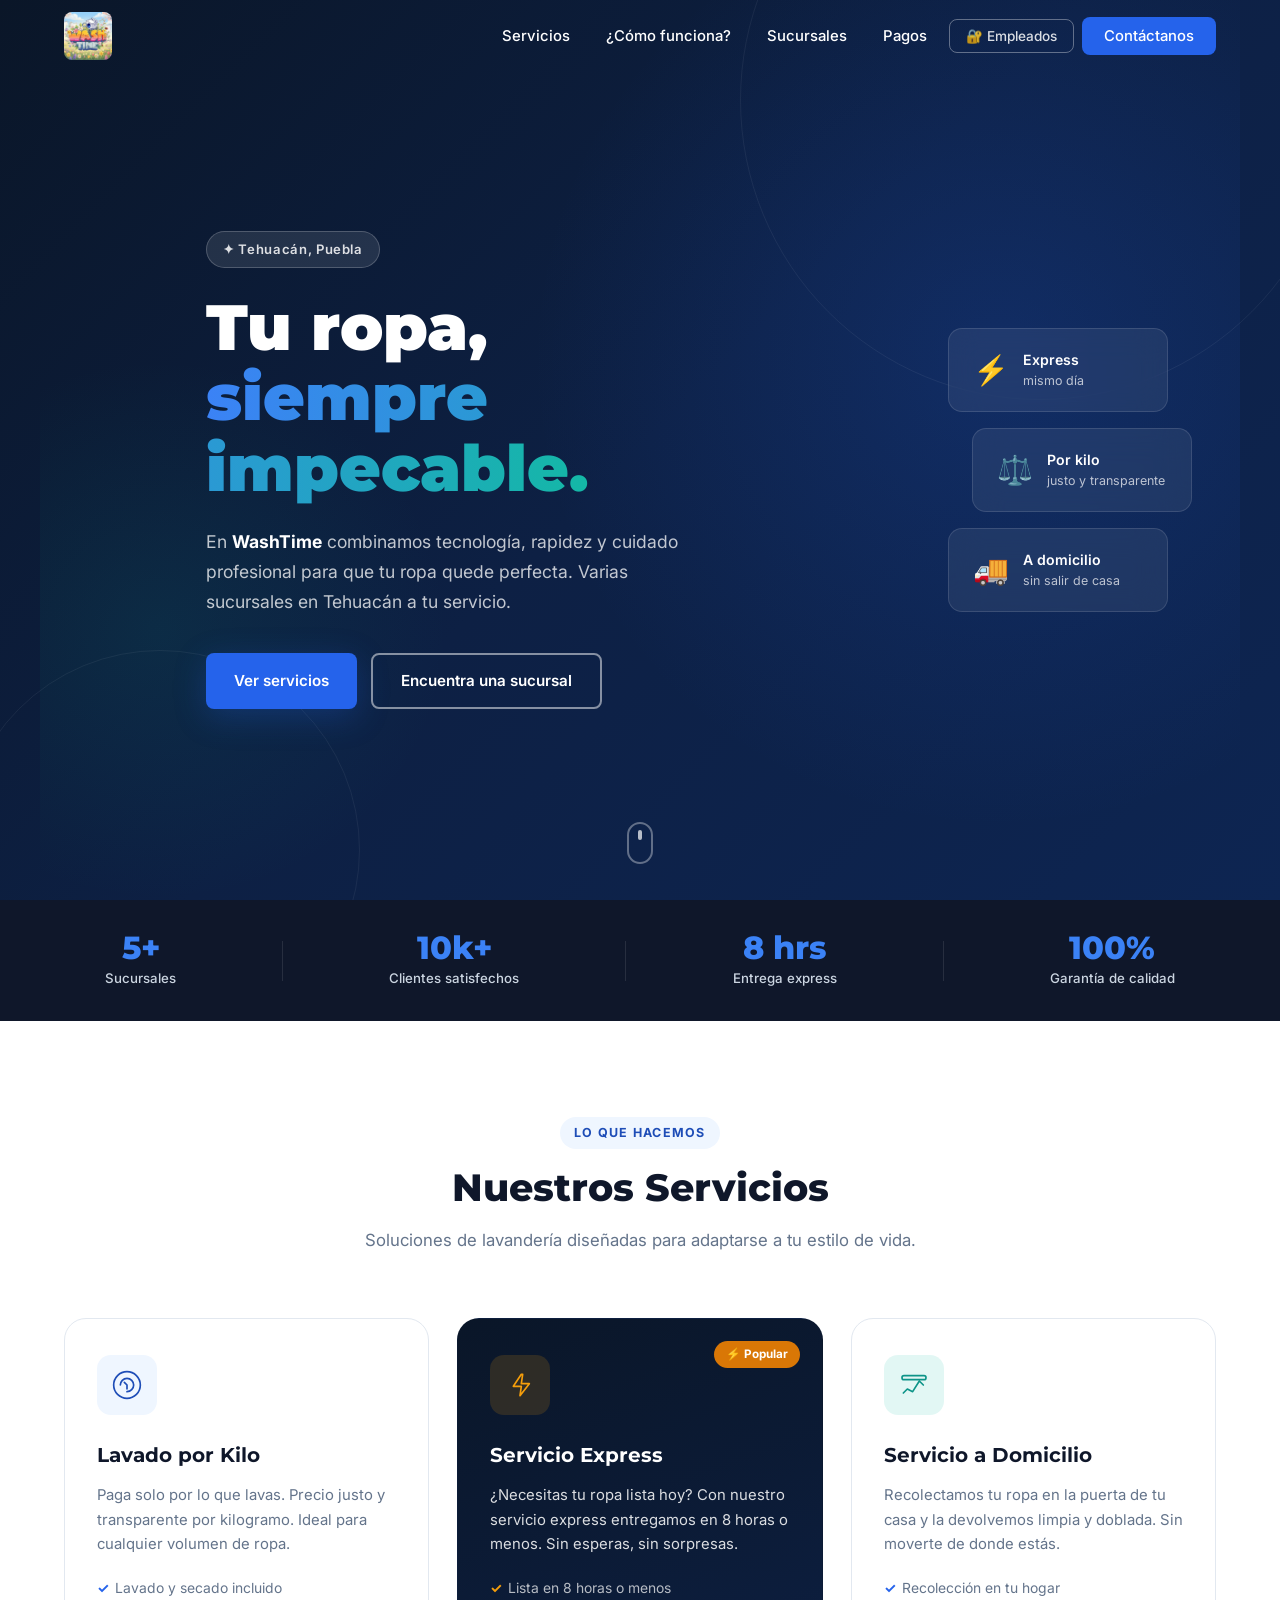
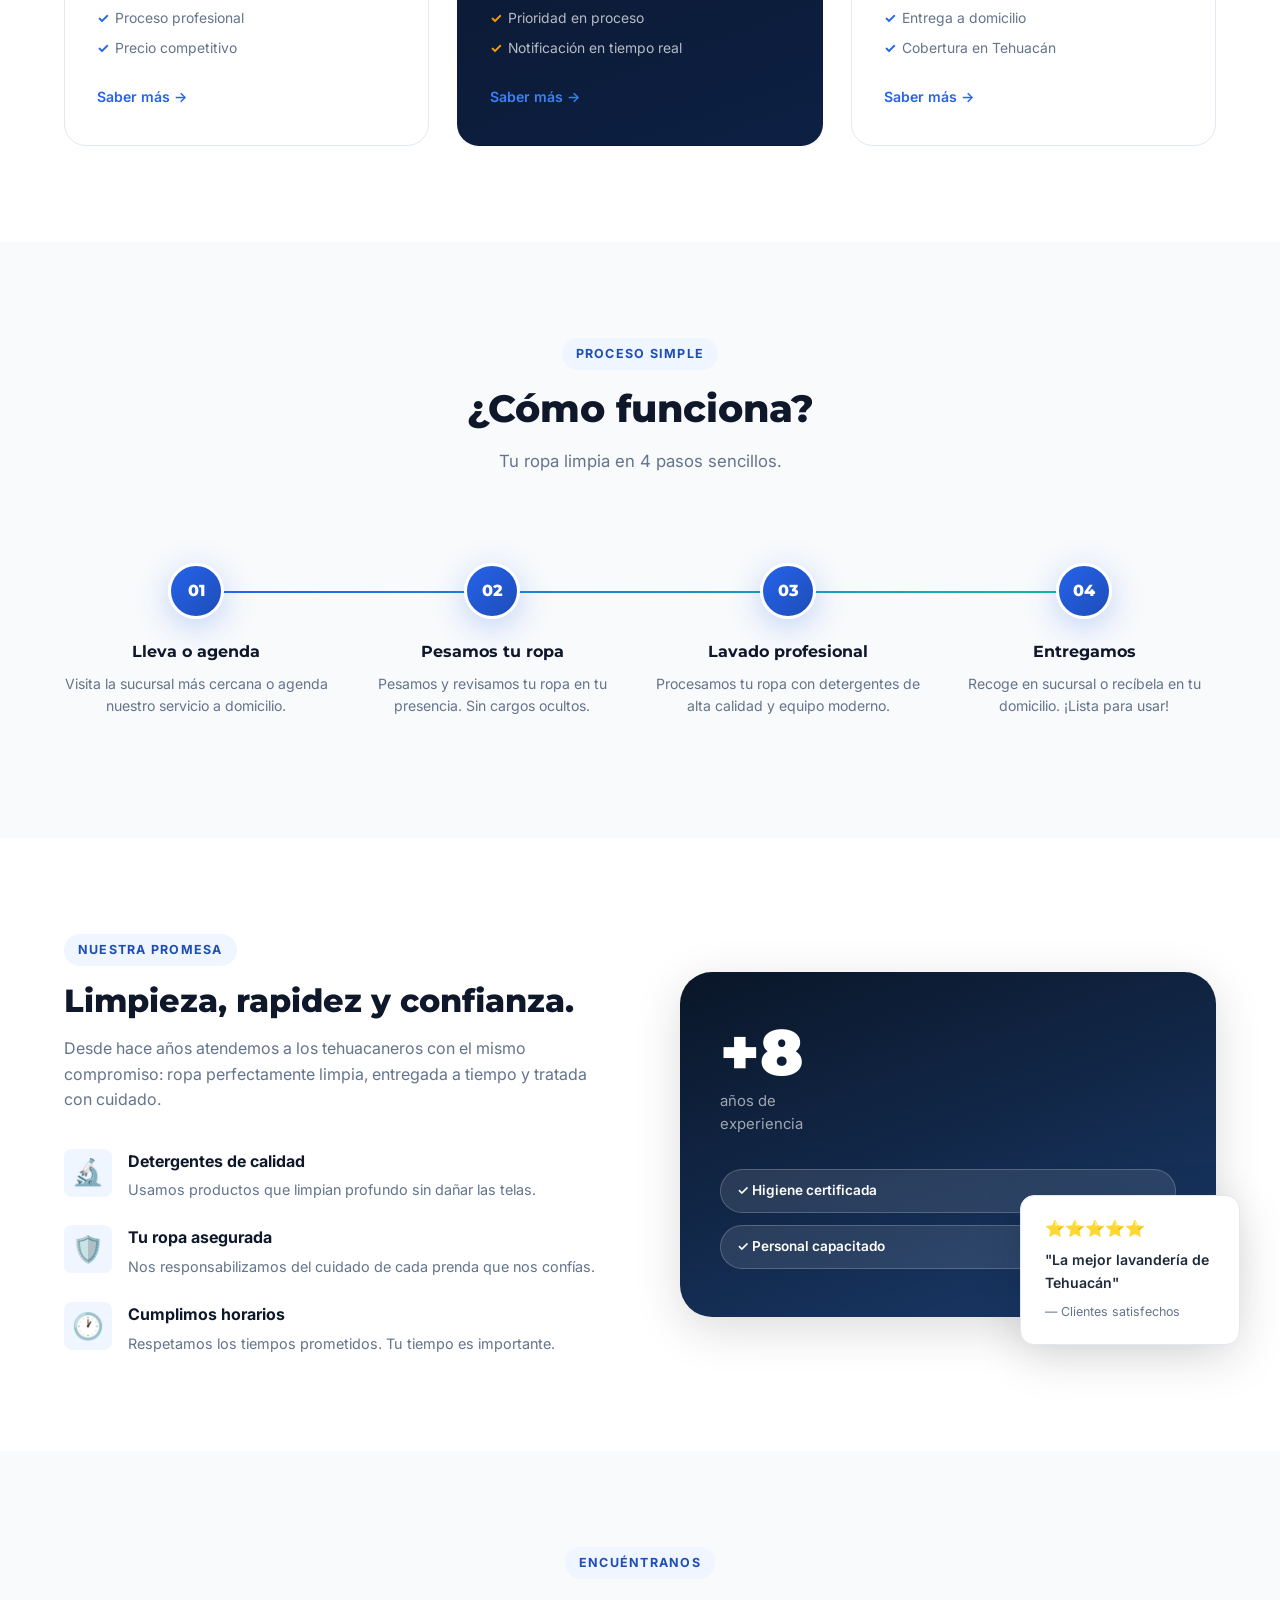
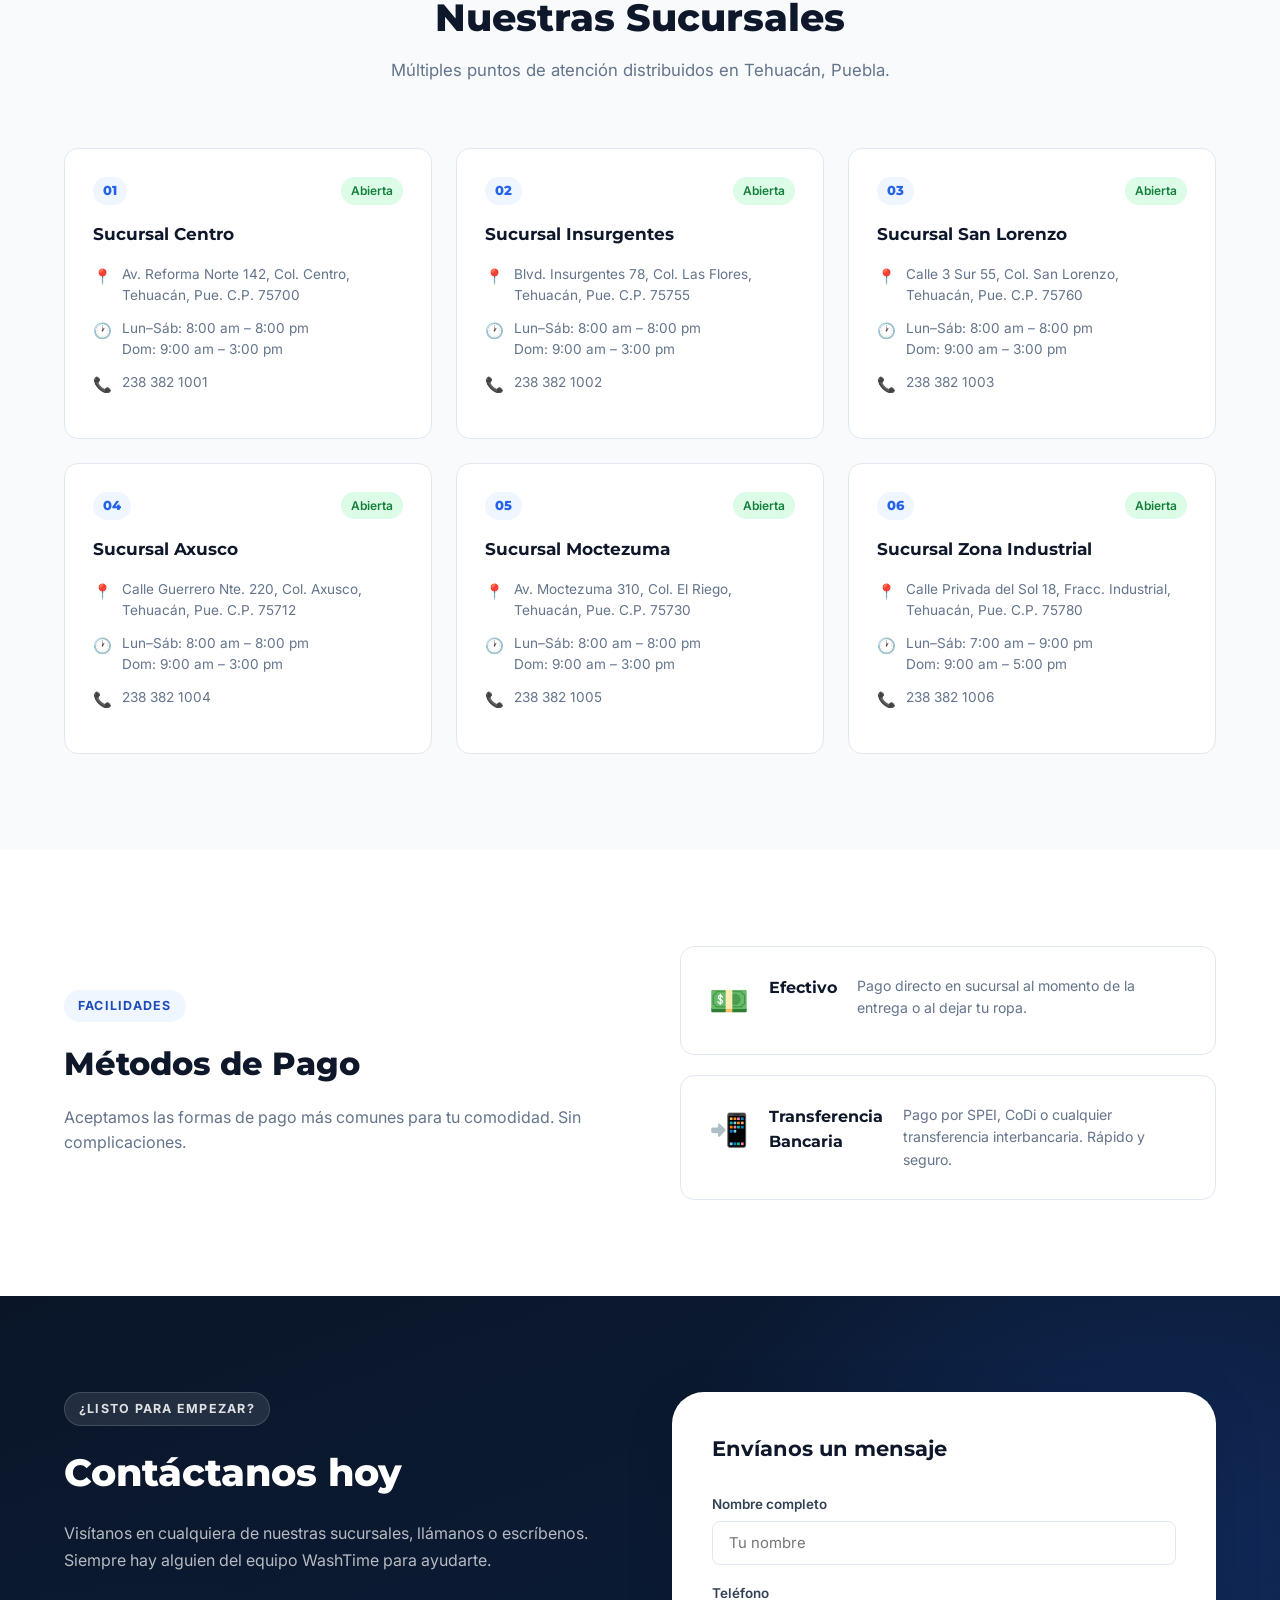
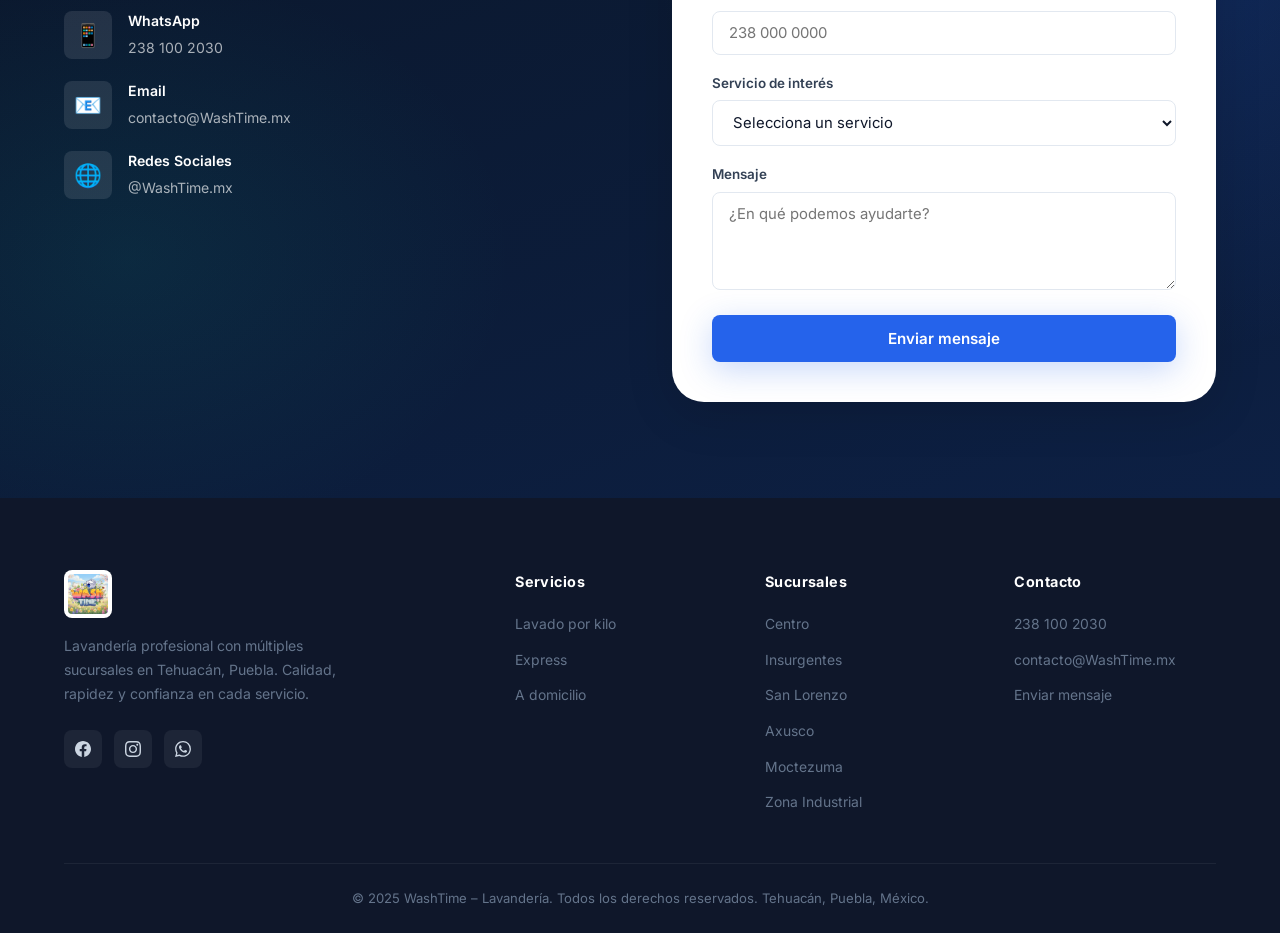
<file: index.html>
<!DOCTYPE html>
<html lang="es">
<head>
  <meta charset="UTF-8" />
  <meta name="viewport" content="width=device-width, initial-scale=1.0" />
  <title>WashTime – Lavandería en Tehuacán, Puebla</title>
  <meta name="description" content="WashTime es la lavandería más confiable de Tehuacán, Puebla. Servicios de lavado por kilo, express y a domicilio. Varias sucursales." />
  <link rel="preconnect" href="https://fonts.googleapis.com" />
  <link rel="preconnect" href="https://fonts.gstatic.com" crossorigin />
  <link href="https://fonts.googleapis.com/css2?family=Inter:wght@300;400;500;600;700;800;900&family=Montserrat:wght@400;600;700;800&display=swap" rel="stylesheet" />
  <link rel="stylesheet" href="styles.css" />
</head>
<body>

  <!-- ===== NAVBAR ===== -->
  <nav class="navbar" id="navbar">
    <div class="nav-container">
      <a href="#inicio" class="nav-logo">
        <img src="logo.jpeg" alt="WashTime Logo" />
      </a>
      <ul class="nav-links" id="nav-links">
        <li><a href="#servicios">Servicios</a></li>
        <li><a href="#como-funciona">¿Cómo funciona?</a></li>
        <li><a href="#sucursales">Sucursales</a></li>
        <li><a href="#pagos">Pagos</a></li>
        <li><a href="sistema/index.html" class="btn-nav-employee">🔐 Empleados</a></li>
        <li><a href="#contacto" class="btn-nav">Contáctanos</a></li>
      </ul>
      <button class="hamburger" id="hamburger" aria-label="Menú">
        <span></span><span></span><span></span>
      </button>
    </div>
  </nav>

  <!-- ===== HERO ===== -->
  <div class="hero-section-wrapper">
  <section class="hero" id="inicio">
    <div class="hero-bg"></div>
    <div class="hero-content">
      <span class="hero-badge">✦ Tehuacán, Puebla</span>
      <h1>Tu ropa,<br/><em>siempre impecable.</em></h1>
      <p class="hero-subtitle">
        En <strong>WashTime</strong> combinamos tecnología, rapidez y cuidado profesional para que tu ropa quede perfecta. Varias sucursales en Tehuacán a tu servicio.
      </p>
      <div class="hero-actions">
        <a href="#servicios" class="btn btn-primary">Ver servicios</a>
        <a href="#sucursales" class="btn btn-outline">Encuentra una sucursal</a>
      </div>
    </div>
    <div class="hero-visual">
      <div class="hero-card card-1">
        <span class="card-icon">⚡</span>
        <span class="card-label">Express<br/><small>mismo día</small></span>
      </div>
      <div class="hero-card card-2">
        <span class="card-icon">⚖️</span>
        <span class="card-label">Por kilo<br/><small>justo y transparente</small></span>
      </div>
      <div class="hero-card card-3">
        <span class="card-icon">🚚</span>
        <span class="card-label">A domicilio<br/><small>sin salir de casa</small></span>
      </div>
    </div>
    <div class="scroll-indicator">
      <span></span>
    </div>
  </section>
  </div><!-- /hero-section-wrapper -->

  <!-- ===== CONFIANZA STRIP ===== -->
  <div class="trust-strip">
    <div class="trust-container">
      <div class="trust-item"><span class="trust-number">5+</span><span class="trust-label">Sucursales</span></div>
      <div class="trust-divider"></div>
      <div class="trust-item"><span class="trust-number">10k+</span><span class="trust-label">Clientes satisfechos</span></div>
      <div class="trust-divider"></div>
      <div class="trust-item"><span class="trust-number">8 hrs</span><span class="trust-label">Entrega express</span></div>
      <div class="trust-divider"></div>
      <div class="trust-item"><span class="trust-number">100%</span><span class="trust-label">Garantía de calidad</span></div>
    </div>
  </div>

  <!-- ===== SERVICIOS ===== -->
  <section class="section" id="servicios">
    <div class="container">
      <div class="section-header">
        <span class="section-tag">Lo que hacemos</span>
        <h2>Nuestros Servicios</h2>
        <p>Soluciones de lavandería diseñadas para adaptarse a tu estilo de vida.</p>
      </div>
      <div class="services-grid">

        <div class="service-card" data-delay="0">
          <div class="service-icon-wrap blue">
            <svg viewBox="0 0 48 48" fill="none"><circle cx="24" cy="24" r="20" stroke="currentColor" stroke-width="2.5"/><path d="M14 24c0-5.523 4.477-10 10-10s10 4.477 10 10-4.477 10-10 10" stroke="currentColor" stroke-width="2.5" stroke-linecap="round"/><path d="M24 30v-6l-4-4" stroke="currentColor" stroke-width="2.5" stroke-linecap="round"/></svg>
          </div>
          <h3>Lavado por Kilo</h3>
          <p>Paga solo por lo que lavas. Precio justo y transparente por kilogramo. Ideal para cualquier volumen de ropa.</p>
          <ul class="service-features">
            <li>Lavado y secado incluido</li>
            <li>Proceso profesional</li>
            <li>Precio competitivo</li>
          </ul>
          <a href="#contacto" class="service-link">Saber más →</a>
        </div>

        <div class="service-card featured" data-delay="100">
          <div class="featured-badge">⚡ Popular</div>
          <div class="service-icon-wrap gold">
            <svg viewBox="0 0 48 48" fill="none"><path d="M26 8L14 26h12l-2 14L38 22H26L28 8z" stroke="currentColor" stroke-width="2.5" stroke-linejoin="round"/></svg>
          </div>
          <h3>Servicio Express</h3>
          <p>¿Necesitas tu ropa lista hoy? Con nuestro servicio express entregamos en 8 horas o menos. Sin esperas, sin sorpresas.</p>
          <ul class="service-features">
            <li>Lista en 8 horas o menos</li>
            <li>Prioridad en proceso</li>
            <li>Notificación en tiempo real</li>
          </ul>
          <a href="#contacto" class="service-link">Saber más →</a>
        </div>

        <div class="service-card" data-delay="200">
          <div class="service-icon-wrap teal">
            <svg viewBox="0 0 48 48" fill="none"><path d="M8 36l6-6 8 4 10-16 6 6" stroke="currentColor" stroke-width="2.5" stroke-linecap="round" stroke-linejoin="round"/><rect x="6" y="10" width="36" height="6" rx="3" stroke="currentColor" stroke-width="2.5"/></svg>
          </div>
          <h3>Servicio a Domicilio</h3>
          <p>Recolectamos tu ropa en la puerta de tu casa y la devolvemos limpia y doblada. Sin moverte de donde estás.</p>
          <ul class="service-features">
            <li>Recolección en tu hogar</li>
            <li>Entrega a domicilio</li>
            <li>Cobertura en Tehuacán</li>
          </ul>
          <a href="#contacto" class="service-link">Saber más →</a>
        </div>

      </div>
    </div>
  </section>

  <!-- ===== CÓMO FUNCIONA ===== -->
  <section class="section section-alt" id="como-funciona">
    <div class="container">
      <div class="section-header">
        <span class="section-tag">Proceso simple</span>
        <h2>¿Cómo funciona?</h2>
        <p>Tu ropa limpia en 4 pasos sencillos.</p>
      </div>
      <div class="steps-wrapper">
        <div class="steps-line"></div>
        <div class="steps-grid">
          <div class="step">
            <div class="step-number">01</div>
            <div class="step-content">
              <h4>Lleva o agenda</h4>
              <p>Visita la sucursal más cercana o agenda nuestro servicio a domicilio.</p>
            </div>
          </div>
          <div class="step">
            <div class="step-number">02</div>
            <div class="step-content">
              <h4>Pesamos tu ropa</h4>
              <p>Pesamos y revisamos tu ropa en tu presencia. Sin cargos ocultos.</p>
            </div>
          </div>
          <div class="step">
            <div class="step-number">03</div>
            <div class="step-content">
              <h4>Lavado profesional</h4>
              <p>Procesamos tu ropa con detergentes de alta calidad y equipo moderno.</p>
            </div>
          </div>
          <div class="step">
            <div class="step-number">04</div>
            <div class="step-content">
              <h4>Entregamos</h4>
              <p>Recoge en sucursal o recíbela en tu domicilio. ¡Lista para usar!</p>
            </div>
          </div>
        </div>
      </div>
    </div>
  </section>

  <!-- ===== POR QUÉ ELEGIRNOS ===== -->
  <section class="section" id="por-que">
    <div class="container">
      <div class="why-grid">
        <div class="why-text">
          <span class="section-tag">Nuestra promesa</span>
          <h2>Limpieza, rapidez y confianza.</h2>
          <p>Desde hace años atendemos a los tehuacaneros con el mismo compromiso: ropa perfectamente limpia, entregada a tiempo y tratada con cuidado.</p>
          <div class="why-list">
            <div class="why-item">
              <div class="why-icon">🔬</div>
              <div>
                <strong>Detergentes de calidad</strong>
                <p>Usamos productos que limpian profundo sin dañar las telas.</p>
              </div>
            </div>
            <div class="why-item">
              <div class="why-icon">🛡️</div>
              <div>
                <strong>Tu ropa asegurada</strong>
                <p>Nos responsabilizamos del cuidado de cada prenda que nos confías.</p>
              </div>
            </div>
            <div class="why-item">
              <div class="why-icon">🕐</div>
              <div>
                <strong>Cumplimos horarios</strong>
                <p>Respetamos los tiempos prometidos. Tu tiempo es importante.</p>
              </div>
            </div>
          </div>
        </div>
        <div class="why-visual">
          <div class="why-card-main">
            <div class="why-stat">
              <span class="stat-num">+8</span>
              <span class="stat-desc">años de<br/>experiencia</span>
            </div>
            <div class="why-stat-row">
              <div class="why-badge">✓ Higiene certificada</div>
              <div class="why-badge">✓ Personal capacitado</div>
            </div>
          </div>
          <div class="why-card-float">
            <span>⭐⭐⭐⭐⭐</span>
            <p>"La mejor lavandería de Tehuacán"</p>
            <small>— Clientes satisfechos</small>
          </div>
        </div>
      </div>
    </div>
  </section>

  <!-- ===== SUCURSALES ===== -->
  <section class="section section-alt" id="sucursales">
    <div class="container">
      <div class="section-header">
        <span class="section-tag">Encuéntranos</span>
        <h2>Nuestras Sucursales</h2>
        <p>Múltiples puntos de atención distribuidos en Tehuacán, Puebla.</p>
      </div>
      <div class="branches-grid">

        <div class="branch-card">
          <div class="branch-header">
            <div class="branch-number">01</div>
            <div class="branch-status open">Abierta</div>
          </div>
          <h4>Sucursal Centro</h4>
          <div class="branch-detail">
            <span class="branch-icon">📍</span>
            <span>Av. Reforma Norte 142, Col. Centro, Tehuacán, Pue. C.P. 75700</span>
          </div>
          <div class="branch-detail">
            <span class="branch-icon">🕐</span>
            <span>Lun–Sáb: 8:00 am – 8:00 pm<br/>Dom: 9:00 am – 3:00 pm</span>
          </div>
          <div class="branch-detail">
            <span class="branch-icon">📞</span>
            <span>238 382 1001</span>
          </div>
        </div>

        <div class="branch-card">
          <div class="branch-header">
            <div class="branch-number">02</div>
            <div class="branch-status open">Abierta</div>
          </div>
          <h4>Sucursal Insurgentes</h4>
          <div class="branch-detail">
            <span class="branch-icon">📍</span>
            <span>Blvd. Insurgentes 78, Col. Las Flores, Tehuacán, Pue. C.P. 75755</span>
          </div>
          <div class="branch-detail">
            <span class="branch-icon">🕐</span>
            <span>Lun–Sáb: 8:00 am – 8:00 pm<br/>Dom: 9:00 am – 3:00 pm</span>
          </div>
          <div class="branch-detail">
            <span class="branch-icon">📞</span>
            <span>238 382 1002</span>
          </div>
        </div>

        <div class="branch-card">
          <div class="branch-header">
            <div class="branch-number">03</div>
            <div class="branch-status open">Abierta</div>
          </div>
          <h4>Sucursal San Lorenzo</h4>
          <div class="branch-detail">
            <span class="branch-icon">📍</span>
            <span>Calle 3 Sur 55, Col. San Lorenzo, Tehuacán, Pue. C.P. 75760</span>
          </div>
          <div class="branch-detail">
            <span class="branch-icon">🕐</span>
            <span>Lun–Sáb: 8:00 am – 8:00 pm<br/>Dom: 9:00 am – 3:00 pm</span>
          </div>
          <div class="branch-detail">
            <span class="branch-icon">📞</span>
            <span>238 382 1003</span>
          </div>
        </div>

        <div class="branch-card">
          <div class="branch-header">
            <div class="branch-number">04</div>
            <div class="branch-status open">Abierta</div>
          </div>
          <h4>Sucursal Axusco</h4>
          <div class="branch-detail">
            <span class="branch-icon">📍</span>
            <span>Calle Guerrero Nte. 220, Col. Axusco, Tehuacán, Pue. C.P. 75712</span>
          </div>
          <div class="branch-detail">
            <span class="branch-icon">🕐</span>
            <span>Lun–Sáb: 8:00 am – 8:00 pm<br/>Dom: 9:00 am – 3:00 pm</span>
          </div>
          <div class="branch-detail">
            <span class="branch-icon">📞</span>
            <span>238 382 1004</span>
          </div>
        </div>

        <div class="branch-card">
          <div class="branch-header">
            <div class="branch-number">05</div>
            <div class="branch-status open">Abierta</div>
          </div>
          <h4>Sucursal Moctezuma</h4>
          <div class="branch-detail">
            <span class="branch-icon">📍</span>
            <span>Av. Moctezuma 310, Col. El Riego, Tehuacán, Pue. C.P. 75730</span>
          </div>
          <div class="branch-detail">
            <span class="branch-icon">🕐</span>
            <span>Lun–Sáb: 8:00 am – 8:00 pm<br/>Dom: 9:00 am – 3:00 pm</span>
          </div>
          <div class="branch-detail">
            <span class="branch-icon">📞</span>
            <span>238 382 1005</span>
          </div>
        </div>

        <div class="branch-card">
          <div class="branch-header">
            <div class="branch-number">06</div>
            <div class="branch-status open">Abierta</div>
          </div>
          <h4>Sucursal Zona Industrial</h4>
          <div class="branch-detail">
            <span class="branch-icon">📍</span>
            <span>Calle Privada del Sol 18, Fracc. Industrial, Tehuacán, Pue. C.P. 75780</span>
          </div>
          <div class="branch-detail">
            <span class="branch-icon">🕐</span>
            <span>Lun–Sáb: 7:00 am – 9:00 pm<br/>Dom: 9:00 am – 5:00 pm</span>
          </div>
          <div class="branch-detail">
            <span class="branch-icon">📞</span>
            <span>238 382 1006</span>
          </div>
        </div>

      </div>
    </div>
  </section>

  <!-- ===== MÉTODOS DE PAGO ===== -->
  <section class="section" id="pagos">
    <div class="container">
      <div class="payment-wrapper">
        <div class="payment-text">
          <span class="section-tag">Facilidades</span>
          <h2>Métodos de Pago</h2>
          <p>Aceptamos las formas de pago más comunes para tu comodidad. Sin complicaciones.</p>
        </div>
        <div class="payment-cards">
          <div class="payment-card">
            <div class="payment-icon">💵</div>
            <h4>Efectivo</h4>
            <p>Pago directo en sucursal al momento de la entrega o al dejar tu ropa.</p>
          </div>
          <div class="payment-card">
            <div class="payment-icon">📲</div>
            <h4>Transferencia Bancaria</h4>
            <p>Pago por SPEI, CoDi o cualquier transferencia interbancaria. Rápido y seguro.</p>
          </div>
        </div>
      </div>
    </div>
  </section>

  <!-- ===== CONTACTO / CTA ===== -->
  <section class="section section-cta" id="contacto">
    <div class="cta-bg"></div>
    <div class="container">
      <div class="cta-wrapper">
        <div class="cta-text">
          <span class="section-tag light">¿Listo para empezar?</span>
          <h2>Contáctanos hoy</h2>
          <p>Visítanos en cualquiera de nuestras sucursales, llámanos o escríbenos. Siempre hay alguien del equipo WashTime para ayudarte.</p>
          <div class="cta-contacts">
            <div class="cta-contact-item">
              <div class="cta-contact-icon">📱</div>
              <div>
                <strong>WhatsApp</strong>
                <span>238 100 2030</span>
              </div>
            </div>
            <div class="cta-contact-item">
              <div class="cta-contact-icon">📧</div>
              <div>
                <strong>Email</strong>
                <span>contacto@WashTime.mx</span>
              </div>
            </div>
            <div class="cta-contact-item">
              <div class="cta-contact-icon">🌐</div>
              <div>
                <strong>Redes Sociales</strong>
                <span>@WashTime.mx</span>
              </div>
            </div>
          </div>
        </div>
        <div class="cta-form-wrap">
          <form class="contact-form" id="contact-form">
            <h3>Envíanos un mensaje</h3>
            <div class="form-group">
              <label for="nombre">Nombre completo</label>
              <input type="text" id="nombre" name="nombre" placeholder="Tu nombre" required />
            </div>
            <div class="form-group">
              <label for="telefono">Teléfono</label>
              <input type="tel" id="telefono" name="telefono" placeholder="238 000 0000" />
            </div>
            <div class="form-group">
              <label for="servicio">Servicio de interés</label>
              <select id="servicio" name="servicio">
                <option value="">Selecciona un servicio</option>
                <option>Lavado por kilo</option>
                <option>Servicio Express</option>
                <option>Servicio a Domicilio</option>
              </select>
            </div>
            <div class="form-group">
              <label for="mensaje">Mensaje</label>
              <textarea id="mensaje" name="mensaje" placeholder="¿En qué podemos ayudarte?" rows="4"></textarea>
            </div>
            <button type="submit" class="btn btn-primary btn-full">Enviar mensaje</button>
            <p class="form-note" id="form-success" style="display:none;">✓ Mensaje enviado. Te contactamos pronto.</p>
          </form>
        </div>
      </div>
    </div>
  </section>

  <!-- ===== FOOTER ===== -->
  <footer class="footer">
    <div class="container">
      <div class="footer-grid">
        <div class="footer-brand">
          <img src="logo.jpeg" alt="WashTime" class="footer-logo" />
          <p>Lavandería profesional con múltiples sucursales en Tehuacán, Puebla. Calidad, rapidez y confianza en cada servicio.</p>
          <div class="footer-social">
            <a href="#" aria-label="Facebook">
              <svg viewBox="0 0 24 24" fill="currentColor"><path d="M24 12.073c0-6.627-5.373-12-12-12s-12 5.373-12 12c0 5.99 4.388 10.954 10.125 11.854v-8.385H7.078v-3.47h3.047V9.43c0-3.007 1.792-4.669 4.533-4.669 1.312 0 2.686.235 2.686.235v2.953H15.83c-1.491 0-1.956.925-1.956 1.874v2.25h3.328l-.532 3.47h-2.796v8.385C19.612 23.027 24 18.062 24 12.073z"/></svg>
            </a>
            <a href="#" aria-label="Instagram">
              <svg viewBox="0 0 24 24" fill="currentColor"><path d="M12 2.163c3.204 0 3.584.012 4.85.07 3.252.148 4.771 1.691 4.919 4.919.058 1.265.069 1.645.069 4.849 0 3.205-.012 3.584-.069 4.849-.149 3.225-1.664 4.771-4.919 4.919-1.266.058-1.644.07-4.85.07-3.204 0-3.584-.012-4.849-.07-3.26-.149-4.771-1.699-4.919-4.92-.058-1.265-.07-1.644-.07-4.849 0-3.204.013-3.583.07-4.849.149-3.227 1.664-4.771 4.919-4.919 1.266-.057 1.645-.069 4.849-.069zm0-2.163c-3.259 0-3.667.014-4.947.072-4.358.2-6.78 2.618-6.98 6.98-.059 1.281-.073 1.689-.073 4.948 0 3.259.014 3.668.072 4.948.2 4.358 2.618 6.78 6.98 6.98 1.281.058 1.689.072 4.948.072 3.259 0 3.668-.014 4.948-.072 4.354-.2 6.782-2.618 6.979-6.98.059-1.28.073-1.689.073-4.948 0-3.259-.014-3.667-.072-4.947-.196-4.354-2.617-6.78-6.979-6.98-1.281-.059-1.69-.073-4.949-.073zm0 5.838c-3.403 0-6.162 2.759-6.162 6.162s2.759 6.163 6.162 6.163 6.162-2.759 6.162-6.163c0-3.403-2.759-6.162-6.162-6.162zm0 10.162c-2.209 0-4-1.79-4-4 0-2.209 1.791-4 4-4s4 1.791 4 4c0 2.21-1.791 4-4 4zm6.406-11.845c-.796 0-1.441.645-1.441 1.44s.645 1.44 1.441 1.44c.795 0 1.439-.645 1.439-1.44s-.644-1.44-1.439-1.44z"/></svg>
            </a>
            <a href="#" aria-label="WhatsApp">
              <svg viewBox="0 0 24 24" fill="currentColor"><path d="M17.472 14.382c-.297-.149-1.758-.867-2.03-.967-.273-.099-.471-.148-.67.15-.197.297-.767.966-.94 1.164-.173.199-.347.223-.644.075-.297-.15-1.255-.463-2.39-1.475-.883-.788-1.48-1.761-1.653-2.059-.173-.297-.018-.458.13-.606.134-.133.298-.347.446-.52.149-.174.198-.298.298-.497.099-.198.05-.371-.025-.52-.075-.149-.669-1.612-.916-2.207-.242-.579-.487-.5-.669-.51-.173-.008-.371-.01-.57-.01-.198 0-.52.074-.792.372-.272.297-1.04 1.016-1.04 2.479 0 1.462 1.065 2.875 1.213 3.074.149.198 2.096 3.2 5.077 4.487.709.306 1.262.489 1.694.625.712.227 1.36.195 1.871.118.571-.085 1.758-.719 2.006-1.413.248-.694.248-1.289.173-1.413-.074-.124-.272-.198-.57-.347m-5.421 7.403h-.004a9.87 9.87 0 01-5.031-1.378l-.361-.214-3.741.982.998-3.648-.235-.374a9.86 9.86 0 01-1.51-5.26c.001-5.45 4.436-9.884 9.888-9.884 2.64 0 5.122 1.03 6.988 2.898a9.825 9.825 0 012.893 6.994c-.003 5.45-4.437 9.884-9.885 9.884m8.413-18.297A11.815 11.815 0 0012.05 0C5.495 0 .16 5.335.157 11.892c0 2.096.547 4.142 1.588 5.945L.057 24l6.305-1.654a11.882 11.882 0 005.683 1.448h.005c6.554 0 11.89-5.335 11.893-11.893a11.821 11.821 0 00-3.48-8.413Z"/></svg>
            </a>
          </div>
        </div>
        <div class="footer-links">
          <h5>Servicios</h5>
          <ul>
            <li><a href="#servicios">Lavado por kilo</a></li>
            <li><a href="#servicios">Express</a></li>
            <li><a href="#servicios">A domicilio</a></li>
          </ul>
        </div>
        <div class="footer-links">
          <h5>Sucursales</h5>
          <ul>
            <li><a href="#sucursales">Centro</a></li>
            <li><a href="#sucursales">Insurgentes</a></li>
            <li><a href="#sucursales">San Lorenzo</a></li>
            <li><a href="#sucursales">Axusco</a></li>
            <li><a href="#sucursales">Moctezuma</a></li>
            <li><a href="#sucursales">Zona Industrial</a></li>
          </ul>
        </div>
        <div class="footer-links">
          <h5>Contacto</h5>
          <ul>
            <li><a href="tel:2381002030">238 100 2030</a></li>
            <li><a href="mailto:contacto@WashTime.mx">contacto@WashTime.mx</a></li>
            <li><a href="#contacto">Enviar mensaje</a></li>
          </ul>
        </div>
      </div>
      <div class="footer-bottom">
        <p>© 2025 WashTime – Lavandería. Todos los derechos reservados. Tehuacán, Puebla, México.</p>
      </div>
    </div>
  </footer>

  <script src="script.js"></script>
</body>
</html>
</file>
<file: styles.css>
/* =============================================
   FASTWASH – Landing Page Styles
   Modern, clean, professional aesthetic
   ============================================= */

/* ===== CSS VARIABLES ===== */
:root {
  --blue-900: #0a1628;
  --blue-800: #0d2044;
  --blue-700: #1a3a6b;
  --blue-600: #1e4db7;
  --blue-500: #2563eb;
  --blue-400: #3b82f6;
  --blue-100: #dbeafe;
  --blue-50:  #eff6ff;

  --teal-500: #0d9488;
  --teal-400: #14b8a6;
  --gold-500: #d97706;
  --gold-400: #f59e0b;

  --neutral-900: #0f172a;
  --neutral-800: #1e293b;
  --neutral-700: #334155;
  --neutral-500: #64748b;
  --neutral-300: #cbd5e1;
  --neutral-200: #e2e8f0;
  --neutral-100: #f1f5f9;
  --neutral-50:  #f8fafc;
  --white: #ffffff;

  --font-body: 'Inter', sans-serif;
  --font-heading: 'Montserrat', sans-serif;

  --radius-sm: 8px;
  --radius-md: 14px;
  --radius-lg: 22px;
  --radius-xl: 32px;

  --shadow-sm:  0 1px 3px rgba(0,0,0,.08);
  --shadow-md:  0 4px 20px rgba(0,0,0,.10);
  --shadow-lg:  0 12px 48px rgba(0,0,0,.14);
  --shadow-blue: 0 8px 32px rgba(37,99,235,.25);

  --transition: .25s ease;
}

/* ===== RESET ===== */
*, *::before, *::after { box-sizing: border-box; margin: 0; padding: 0; }
html { scroll-behavior: smooth; font-size: 16px; }
body {
  font-family: var(--font-body);
  color: var(--neutral-800);
  background: #ffffff;
  overflow-x: hidden;
  line-height: 1.6;
  position: relative;
  z-index: 0;
}
img { max-width: 100%; display: block; }
a { text-decoration: none; color: inherit; }
ul { list-style: none; }

/* ===== LAYOUT ===== */
.container {
  max-width: 1200px;
  margin: 0 auto;
  padding: 0 24px;
}
.section { padding: 96px 0; background: #ffffff; position: relative; z-index: 1; }
.section-alt { background: var(--neutral-50); }

/* ===== SECTION HEADER ===== */
.section-header {
  text-align: center;
  max-width: 600px;
  margin: 0 auto 64px;
}
.section-header h2 {
  font-family: var(--font-heading);
  font-size: clamp(1.75rem, 3vw, 2.5rem);
  font-weight: 800;
  color: var(--neutral-900);
  margin-bottom: 16px;
  line-height: 1.2;
}
.section-header p {
  color: var(--neutral-500);
  font-size: 1.05rem;
}
.section-tag {
  display: inline-block;
  background: var(--blue-50);
  color: var(--blue-600);
  font-size: .78rem;
  font-weight: 700;
  text-transform: uppercase;
  letter-spacing: .1em;
  padding: 6px 14px;
  border-radius: 100px;
  margin-bottom: 16px;
}

/* ===== BUTTONS ===== */
.btn {
  display: inline-flex;
  align-items: center;
  gap: 8px;
  padding: 14px 28px;
  border-radius: var(--radius-sm);
  font-family: var(--font-body);
  font-size: .95rem;
  font-weight: 600;
  cursor: pointer;
  border: none;
  transition: var(--transition);
  white-space: nowrap;
}
.btn-primary {
  background: var(--blue-500);
  color: var(--white);
  box-shadow: var(--shadow-blue);
}
.btn-primary:hover {
  background: var(--blue-600);
  transform: translateY(-2px);
  box-shadow: 0 12px 40px rgba(37,99,235,.35);
}
.btn-outline {
  background: transparent;
  color: var(--white);
  border: 2px solid rgba(255,255,255,.5);
}
.btn-outline:hover {
  background: rgba(255,255,255,.12);
  border-color: var(--white);
}
.btn-full { width: 100%; justify-content: center; }
.btn-nav {
  background: var(--blue-500);
  color: var(--white) !important;
  padding: 10px 22px !important;
  border-radius: var(--radius-sm);
  font-weight: 600;
  transition: var(--transition);
}
.btn-nav:hover { background: var(--blue-600); }
.btn-nav-employee {
  border: 1.5px solid rgba(255,255,255,.35) !important;
  color: rgba(255,255,255,.85) !important;
  padding: 8px 16px !important;
  border-radius: var(--radius-sm);
  font-size: .85rem !important;
  font-weight: 600;
  transition: var(--transition);
}
.navbar.scrolled .btn-nav-employee {
  border-color: var(--neutral-300) !important;
  color: var(--neutral-600) !important;
}
.btn-nav-employee:hover {
  background: rgba(255,255,255,.12) !important;
  border-color: rgba(255,255,255,.6) !important;
}
.navbar.scrolled .btn-nav-employee:hover {
  background: var(--neutral-100) !important;
}

/* ===== NAVBAR ===== */
.navbar {
  position: fixed;
  top: 0;
  left: 0;
  right: 0;
  z-index: 1000;
  padding: 0;
  transition: background var(--transition), box-shadow var(--transition), padding var(--transition);
}
.navbar.scrolled {
  background: rgba(255,255,255,.97);
  box-shadow: 0 1px 24px rgba(0,0,0,.10);
  backdrop-filter: blur(16px);
}
.nav-container {
  max-width: 1200px;
  margin: 0 auto;
  padding: 0 24px;
  height: 72px;
  display: flex;
  align-items: center;
  justify-content: space-between;
}
.nav-logo img {
  height: 48px;
  width: auto;
  object-fit: contain;
  border-radius: 8px;
}
.nav-links {
  display: flex;
  align-items: center;
  gap: 8px;
}
.nav-links a {
  color: var(--white);
  font-weight: 500;
  font-size: .93rem;
  padding: 8px 14px;
  border-radius: var(--radius-sm);
  transition: var(--transition);
}
.navbar.scrolled .nav-links a { color: var(--neutral-700); }
.navbar.scrolled .nav-links a:hover { color: var(--blue-600); background: var(--blue-50); }
.nav-links a:not(.btn-nav):hover { background: rgba(255,255,255,.15); }
.navbar.scrolled .btn-nav { color: var(--white) !important; }
.hamburger {
  display: none;
  flex-direction: column;
  gap: 5px;
  background: none;
  border: none;
  cursor: pointer;
  padding: 8px;
}
.hamburger span {
  display: block;
  width: 26px;
  height: 2px;
  background: var(--white);
  border-radius: 4px;
  transition: var(--transition);
}
.navbar.scrolled .hamburger span { background: var(--neutral-800); }

/* ===== HERO ===== */
.hero-section-wrapper {
  background: linear-gradient(135deg, var(--blue-900) 0%, var(--blue-800) 50%, #0d2552 100%);
  position: relative;
  overflow: hidden;
  z-index: 0;
  isolation: isolate;
}
.hero {
  position: relative;
  min-height: 100vh;
  display: flex;
  align-items: center;
  padding: 120px 24px 80px;
  gap: 64px;
  max-width: 1200px;
  margin: 0 auto;
}
.hero > * { position: relative; z-index: 1; }

.hero-bg {
  position: absolute;
  inset: 0;
  z-index: 0;
  background:
    radial-gradient(ellipse 60% 80% at 80% 40%, rgba(37,99,235,.18) 0%, transparent 65%),
    radial-gradient(ellipse 40% 50% at 10% 70%, rgba(13,148,136,.12) 0%, transparent 60%);
}
/* Decorative circles */
.hero-bg::before, .hero-bg::after {
  content: '';
  position: absolute;
  border-radius: 50%;
  border: 1px solid rgba(255,255,255,.06);
}
.hero-bg::before { width: 600px; height: 600px; top: -200px; right: -100px; }
.hero-bg::after  { width: 400px; height: 400px; bottom: -150px; left: -80px; }

.hero-content {
  flex: 1;
  max-width: 560px;
  margin: 0 auto;
  padding: 0 24px;
}
.hero-badge {
  display: inline-flex;
  align-items: center;
  gap: 6px;
  background: rgba(255,255,255,.1);
  border: 1px solid rgba(255,255,255,.2);
  color: rgba(255,255,255,.85);
  font-size: .82rem;
  font-weight: 600;
  letter-spacing: .05em;
  padding: 7px 16px;
  border-radius: 100px;
  margin-bottom: 24px;
  backdrop-filter: blur(8px);
}
.hero-content h1 {
  font-family: var(--font-heading);
  font-size: clamp(2.4rem, 5vw, 4rem);
  font-weight: 900;
  color: var(--white);
  line-height: 1.1;
  margin-bottom: 24px;
}
.hero-content h1 em {
  font-style: normal;
  background: linear-gradient(90deg, var(--blue-400), var(--teal-400));
  -webkit-background-clip: text;
  -webkit-text-fill-color: transparent;
  background-clip: text;
}
.hero-subtitle {
  color: rgba(255,255,255,.75);
  font-size: 1.1rem;
  line-height: 1.7;
  margin-bottom: 36px;
}
.hero-subtitle strong { color: var(--white); }
.hero-actions {
  display: flex;
  gap: 14px;
  flex-wrap: wrap;
}

/* Hero Visual Cards */
.hero-visual {
  flex: 0 0 auto;
  display: flex;
  flex-direction: column;
  gap: 16px;
  padding: 0 24px;
}
.hero-card {
  display: flex;
  align-items: center;
  gap: 14px;
  background: rgba(255,255,255,.07);
  border: 1px solid rgba(255,255,255,.12);
  backdrop-filter: blur(16px);
  border-radius: var(--radius-md);
  padding: 18px 24px;
  color: var(--white);
  width: 220px;
  transition: transform var(--transition), background var(--transition);
  animation: floatIn .6s ease forwards;
  opacity: 0;
}
.hero-card:hover { background: rgba(255,255,255,.12); transform: translateX(-6px); }
.card-1 { animation-delay: .3s; }
.card-2 { animation-delay: .5s; margin-left: 24px; }
.card-3 { animation-delay: .7s; }
.card-icon { font-size: 1.8rem; }
.card-label { font-size: .88rem; font-weight: 600; line-height: 1.4; }
.card-label small { font-weight: 400; opacity: .7; font-size: .78rem; }

@keyframes floatIn {
  from { opacity: 0; transform: translateX(40px); }
  to   { opacity: 1; transform: translateX(0); }
}

/* Scroll indicator */
.scroll-indicator {
  position: absolute;
  bottom: 36px;
  left: 50%;
  transform: translateX(-50%);
  z-index: 2;
}
.scroll-indicator span {
  display: block;
  width: 26px;
  height: 42px;
  border: 2px solid rgba(255,255,255,.35);
  border-radius: 100px;
  position: relative;
}
.scroll-indicator span::after {
  content: '';
  position: absolute;
  top: 6px;
  left: 50%;
  transform: translateX(-50%);
  width: 4px;
  height: 10px;
  background: rgba(255,255,255,.7);
  border-radius: 100px;
  animation: scrollBounce 1.8s infinite;
}
@keyframes scrollBounce {
  0%   { top: 6px; opacity: 1; }
  80%  { top: 20px; opacity: 0; }
  100% { top: 6px; opacity: 0; }
}

/* Hero wrapper scroll indicator position */
.hero-section-wrapper .scroll-indicator {
  position: absolute;
  bottom: 36px;
  left: 50%;
  transform: translateX(-50%);
}

/* ===== TRUST STRIP ===== */
.trust-strip {
  background: var(--neutral-900);
  padding: 32px 0;
  position: relative;
  z-index: 1;
}
.trust-container {
  max-width: 1200px;
  margin: 0 auto;
  padding: 0 24px;
  display: flex;
  align-items: center;
  justify-content: space-around;
  flex-wrap: wrap;
  gap: 24px;
}
.trust-item {
  display: flex;
  flex-direction: column;
  align-items: center;
}
.trust-number {
  font-family: var(--font-heading);
  font-size: 2rem;
  font-weight: 800;
  color: var(--blue-400);
  line-height: 1;
}
.trust-label {
  color: var(--neutral-300);
  font-size: .83rem;
  margin-top: 4px;
  font-weight: 500;
}
.trust-divider {
  width: 1px;
  height: 40px;
  background: rgba(255,255,255,.1);
}

/* ===== SERVICES ===== */
.services-grid {
  display: grid;
  grid-template-columns: repeat(3, 1fr);
  gap: 28px;
}
.service-card {
  background: var(--white);
  border: 1px solid var(--neutral-200);
  border-radius: var(--radius-lg);
  padding: 36px 32px;
  position: relative;
  transition: transform var(--transition), box-shadow var(--transition), border-color var(--transition);
  opacity: 0;
  transform: translateY(30px);
}
.service-card.visible {
  opacity: 1;
  transform: translateY(0);
  transition: opacity .5s ease, transform .5s ease, box-shadow .25s ease, border-color .25s ease;
}
.service-card:hover {
  transform: translateY(-8px);
  box-shadow: var(--shadow-lg);
  border-color: var(--blue-200, #bfdbfe);
}
.service-card.featured {
  background: linear-gradient(160deg, var(--blue-900) 0%, var(--blue-800) 100%);
  border-color: transparent;
  color: var(--white);
}
.service-card.featured h3,
.service-card.featured p,
.service-card.featured ul { color: rgba(255,255,255,.85); }
.service-card.featured h3 { color: var(--white) !important; }
.service-card.featured .service-link { color: var(--blue-400); }
.service-card.featured .service-link:hover { color: var(--white); }
.featured-badge {
  position: absolute;
  top: 22px;
  right: 22px;
  background: var(--gold-500);
  color: var(--white);
  font-size: .73rem;
  font-weight: 700;
  padding: 4px 12px;
  border-radius: 100px;
}
.service-icon-wrap {
  width: 60px;
  height: 60px;
  border-radius: var(--radius-md);
  display: flex;
  align-items: center;
  justify-content: center;
  margin-bottom: 24px;
}
.service-icon-wrap svg { width: 32px; height: 32px; }
.service-icon-wrap.blue { background: var(--blue-50); color: var(--blue-600); }
.service-icon-wrap.gold { background: rgba(245,158,11,.15); color: var(--gold-400); }
.service-icon-wrap.teal { background: rgba(20,184,166,.12); color: var(--teal-500); }
.service-card h3 {
  font-family: var(--font-heading);
  font-size: 1.25rem;
  font-weight: 700;
  color: var(--neutral-900);
  margin-bottom: 12px;
}
.service-card p { color: var(--neutral-500); font-size: .93rem; line-height: 1.65; margin-bottom: 20px; }
.service-features { margin-bottom: 24px; display: flex; flex-direction: column; gap: 8px; }
.service-features li {
  font-size: .87rem;
  color: var(--neutral-500);
  padding-left: 18px;
  position: relative;
}
.service-card.featured .service-features li { color: rgba(255,255,255,.7); }
.service-features li::before {
  content: '✓';
  position: absolute;
  left: 0;
  color: var(--blue-500);
  font-weight: 700;
}
.service-card.featured .service-features li::before { color: var(--gold-400); }
.service-link {
  font-size: .88rem;
  font-weight: 600;
  color: var(--blue-500);
  transition: var(--transition);
}
.service-link:hover { gap: 6px; opacity: .8; }

/* ===== HOW IT WORKS ===== */
.steps-wrapper { position: relative; padding: 24px 0; }
.steps-line {
  display: none;
}
.steps-grid {
  display: grid;
  grid-template-columns: repeat(4, 1fr);
  gap: 32px;
  position: relative;
}
.steps-grid::before {
  content: '';
  position: absolute;
  top: 28px;
  left: calc(12.5%);
  right: calc(12.5%);
  height: 2px;
  background: linear-gradient(90deg, var(--blue-500), var(--teal-400));
  z-index: 0;
}
.step {
  text-align: center;
  position: relative;
  z-index: 1;
  opacity: 0;
  transform: translateY(24px);
}
.step.visible { opacity: 1; transform: translateY(0); transition: opacity .5s ease, transform .5s ease; }
.step-number {
  width: 56px;
  height: 56px;
  border-radius: 50%;
  background: linear-gradient(135deg, var(--blue-500), var(--blue-600));
  color: var(--white);
  font-family: var(--font-heading);
  font-size: 1rem;
  font-weight: 800;
  display: flex;
  align-items: center;
  justify-content: center;
  margin: 0 auto 20px;
  box-shadow: var(--shadow-blue);
  border: 3px solid var(--white);
}
.step-content h4 {
  font-family: var(--font-heading);
  font-size: 1rem;
  font-weight: 700;
  color: var(--neutral-900);
  margin-bottom: 8px;
}
.step-content p { color: var(--neutral-500); font-size: .88rem; }

/* ===== WHY US ===== */
.why-grid {
  display: grid;
  grid-template-columns: 1fr 1fr;
  gap: 80px;
  align-items: center;
}
.why-text .section-tag { margin-bottom: 16px; }
.why-text h2 {
  font-family: var(--font-heading);
  font-size: clamp(1.6rem, 2.5vw, 2.2rem);
  font-weight: 800;
  color: var(--neutral-900);
  margin-bottom: 16px;
  line-height: 1.2;
}
.why-text > p { color: var(--neutral-500); margin-bottom: 36px; }
.why-list { display: flex; flex-direction: column; gap: 24px; }
.why-item {
  display: flex;
  gap: 16px;
  align-items: flex-start;
}
.why-icon {
  font-size: 1.6rem;
  flex-shrink: 0;
  width: 48px;
  height: 48px;
  background: var(--blue-50);
  border-radius: var(--radius-sm);
  display: flex;
  align-items: center;
  justify-content: center;
}
.why-item strong { display: block; color: var(--neutral-900); font-weight: 700; margin-bottom: 4px; }
.why-item p { color: var(--neutral-500); font-size: .9rem; }
.why-visual { position: relative; }
.why-card-main {
  background: linear-gradient(160deg, var(--blue-900), var(--blue-700));
  border-radius: var(--radius-xl);
  padding: 48px 40px;
  color: var(--white);
  box-shadow: var(--shadow-lg);
}
.why-stat { margin-bottom: 32px; }
.stat-num {
  display: block;
  font-family: var(--font-heading);
  font-size: 4rem;
  font-weight: 900;
  color: var(--white);
  line-height: 1;
}
.stat-desc {
  color: rgba(255,255,255,.6);
  font-size: .93rem;
  margin-top: 6px;
  display: block;
}
.why-stat-row { display: flex; flex-direction: column; gap: 12px; }
.why-badge {
  background: rgba(255,255,255,.1);
  border: 1px solid rgba(255,255,255,.2);
  padding: 10px 16px;
  border-radius: 100px;
  font-size: .85rem;
  font-weight: 600;
}
.why-card-float {
  position: absolute;
  bottom: -28px;
  right: -24px;
  background: var(--white);
  border-radius: var(--radius-md);
  padding: 20px 24px;
  box-shadow: var(--shadow-lg);
  border: 1px solid var(--neutral-200);
  max-width: 220px;
}
.why-card-float span { font-size: 1rem; display: block; margin-bottom: 8px; }
.why-card-float p { font-size: .88rem; font-weight: 600; color: var(--neutral-800); margin-bottom: 4px; }
.why-card-float small { color: var(--neutral-500); font-size: .78rem; }

/* ===== BRANCHES ===== */
.branches-grid {
  display: grid;
  grid-template-columns: repeat(3, 1fr);
  gap: 24px;
}
.branch-card {
  background: var(--white);
  border: 1px solid var(--neutral-200);
  border-radius: var(--radius-md);
  padding: 28px;
  transition: transform var(--transition), box-shadow var(--transition);
  opacity: 0;
  transform: translateY(20px);
}
.branch-card.visible { opacity: 1; transform: translateY(0); transition: opacity .4s ease, transform .4s ease, box-shadow .25s ease; }
.branch-card:hover { transform: translateY(-6px); box-shadow: var(--shadow-md); }
.branch-header {
  display: flex;
  align-items: center;
  justify-content: space-between;
  margin-bottom: 16px;
}
.branch-number {
  font-family: var(--font-heading);
  font-size: .8rem;
  font-weight: 800;
  color: var(--blue-500);
  background: var(--blue-50);
  padding: 4px 10px;
  border-radius: 100px;
}
.branch-status.open {
  font-size: .75rem;
  font-weight: 600;
  color: #15803d;
  background: #dcfce7;
  padding: 4px 10px;
  border-radius: 100px;
}
.branch-card h4 {
  font-family: var(--font-heading);
  font-size: 1.05rem;
  font-weight: 700;
  color: var(--neutral-900);
  margin-bottom: 16px;
}
.branch-detail {
  display: flex;
  gap: 10px;
  align-items: flex-start;
  margin-bottom: 12px;
}
.branch-icon { font-size: .95rem; flex-shrink: 0; margin-top: 1px; }
.branch-detail span:last-child { font-size: .85rem; color: var(--neutral-600, var(--neutral-500)); line-height: 1.55; }

/* ===== PAYMENT ===== */
.payment-wrapper {
  display: grid;
  grid-template-columns: 1fr 1fr;
  gap: 80px;
  align-items: center;
}
.payment-text .section-tag { margin-bottom: 16px; }
.payment-text h2 {
  font-family: var(--font-heading);
  font-size: clamp(1.6rem, 2.5vw, 2.2rem);
  font-weight: 800;
  color: var(--neutral-900);
  margin-bottom: 16px;
}
.payment-text p { color: var(--neutral-500); }
.payment-cards { display: flex; flex-direction: column; gap: 20px; }
.payment-card {
  background: var(--white);
  border: 1px solid var(--neutral-200);
  border-radius: var(--radius-md);
  padding: 28px;
  display: flex;
  gap: 20px;
  align-items: flex-start;
  transition: transform var(--transition), box-shadow var(--transition);
}
.payment-card:hover { transform: translateY(-4px); box-shadow: var(--shadow-md); }
.payment-icon { font-size: 2rem; flex-shrink: 0; }
.payment-card h4 {
  font-family: var(--font-heading);
  font-size: 1rem;
  font-weight: 700;
  color: var(--neutral-900);
  margin-bottom: 6px;
}
.payment-card p { color: var(--neutral-500); font-size: .88rem; }

/* ===== CTA / CONTACT ===== */
.section-cta {
  padding: 96px 0;
  position: relative;
  background: linear-gradient(160deg, var(--blue-900) 0%, var(--blue-800) 100%);
  overflow: hidden;
}
.cta-bg {
  position: absolute;
  inset: 0;
  background:
    radial-gradient(ellipse 60% 80% at 90% 30%, rgba(37,99,235,.2) 0%, transparent 65%),
    radial-gradient(ellipse 50% 60% at 10% 70%, rgba(13,148,136,.12) 0%, transparent 60%);
}
.cta-wrapper {
  display: grid;
  grid-template-columns: 1fr 1fr;
  gap: 64px;
  align-items: start;
  position: relative;
  z-index: 1;
}
.cta-text .section-tag.light {
  background: rgba(255,255,255,.1);
  color: rgba(255,255,255,.85);
  border: 1px solid rgba(255,255,255,.15);
}
.cta-text h2 {
  font-family: var(--font-heading);
  font-size: clamp(1.75rem, 3vw, 2.5rem);
  font-weight: 800;
  color: var(--white);
  margin-bottom: 16px;
}
.cta-text > p { color: rgba(255,255,255,.7); margin-bottom: 36px; line-height: 1.7; }
.cta-contacts { display: flex; flex-direction: column; gap: 20px; }
.cta-contact-item {
  display: flex;
  align-items: center;
  gap: 16px;
}
.cta-contact-icon {
  font-size: 1.4rem;
  width: 48px;
  height: 48px;
  background: rgba(255,255,255,.1);
  border-radius: var(--radius-sm);
  display: flex;
  align-items: center;
  justify-content: center;
  flex-shrink: 0;
}
.cta-contact-item strong { display: block; color: var(--white); font-weight: 600; font-size: .88rem; margin-bottom: 2px; }
.cta-contact-item span { color: rgba(255,255,255,.65); font-size: .88rem; }

/* Contact Form */
.cta-form-wrap {
  background: var(--white);
  border-radius: var(--radius-xl);
  padding: 40px;
  box-shadow: var(--shadow-lg);
}
.contact-form h3 {
  font-family: var(--font-heading);
  font-size: 1.3rem;
  font-weight: 700;
  color: var(--neutral-900);
  margin-bottom: 28px;
}
.form-group {
  margin-bottom: 18px;
}
.form-group label {
  display: block;
  font-size: .84rem;
  font-weight: 600;
  color: var(--neutral-700);
  margin-bottom: 6px;
}
.form-group input,
.form-group select,
.form-group textarea {
  width: 100%;
  padding: 12px 16px;
  border: 1.5px solid var(--neutral-200);
  border-radius: var(--radius-sm);
  font-family: var(--font-body);
  font-size: .93rem;
  color: var(--neutral-900);
  background: var(--white);
  transition: border-color var(--transition), box-shadow var(--transition);
  outline: none;
}
.form-group input:focus,
.form-group select:focus,
.form-group textarea:focus {
  border-color: var(--blue-500);
  box-shadow: 0 0 0 3px rgba(37,99,235,.12);
}
.form-group textarea { resize: vertical; }
.form-note {
  text-align: center;
  margin-top: 12px;
  color: #15803d;
  font-size: .88rem;
  font-weight: 600;
}

/* ===== FOOTER ===== */
.footer {
  background: var(--neutral-900);
  padding: 72px 0 0;
}
.footer-grid {
  display: grid;
  grid-template-columns: 2fr 1fr 1fr 1fr;
  gap: 48px;
  padding-bottom: 48px;
}
.footer-brand { max-width: 300px; }
.footer-logo {
  height: 48px;
  width: auto;
  object-fit: contain;
  border-radius: 8px;
  margin-bottom: 16px;
  background: white;
  padding: 4px;
}
.footer-brand p {
  color: var(--neutral-500);
  font-size: .88rem;
  line-height: 1.7;
  margin-bottom: 24px;
}
.footer-social {
  display: flex;
  gap: 12px;
}
.footer-social a {
  width: 38px;
  height: 38px;
  background: rgba(255,255,255,.06);
  border-radius: var(--radius-sm);
  display: flex;
  align-items: center;
  justify-content: center;
  color: var(--neutral-400, var(--neutral-300));
  transition: var(--transition);
}
.footer-social a:hover { background: var(--blue-600); color: var(--white); }
.footer-social svg { width: 16px; height: 16px; }
.footer-links h5 {
  color: var(--white);
  font-weight: 700;
  font-size: .9rem;
  margin-bottom: 18px;
  letter-spacing: .03em;
}
.footer-links ul { display: flex; flex-direction: column; gap: 10px; }
.footer-links a {
  color: var(--neutral-500);
  font-size: .87rem;
  transition: var(--transition);
}
.footer-links a:hover { color: var(--blue-400); }
.footer-bottom {
  border-top: 1px solid rgba(255,255,255,.06);
  padding: 24px 0;
  text-align: center;
}
.footer-bottom p {
  color: var(--neutral-500);
  font-size: .82rem;
}

/* ===== SCROLL ANIMATIONS BASE ===== */
.fade-up {
  opacity: 0;
  transform: translateY(32px);
  transition: opacity .6s ease, transform .6s ease;
}
.fade-up.visible { opacity: 1; transform: translateY(0); }

/* ===== RESPONSIVE ===== */
@media (max-width: 1024px) {
  .hero {
    flex-direction: column;
    text-align: center;
    align-items: flex-start;
    min-height: auto;
    padding: 120px 0 60px;
  }
  .hero-content { max-width: 100%; padding: 0 24px; }
  .hero-actions { justify-content: flex-start; }
  .hero-visual {
    flex-direction: row;
    flex-wrap: wrap;
    justify-content: center;
    padding: 0 24px;
    width: 100%;
  }
  .hero-card { width: auto; flex: 1; min-width: 140px; }
  .card-2 { margin-left: 0; }

  .services-grid { grid-template-columns: 1fr 1fr; }
  .why-grid,
  .payment-wrapper,
  .cta-wrapper { grid-template-columns: 1fr; gap: 48px; }
  .why-card-float { position: static; margin-top: 24px; }
  .why-visual { padding-bottom: 0; }

  .branches-grid { grid-template-columns: 1fr 1fr; }
  .steps-grid { grid-template-columns: 1fr 1fr; gap: 40px; }
  .steps-grid::before { display: none; }

  .footer-grid { grid-template-columns: 1fr 1fr; }
}

@media (max-width: 768px) {
  .section { padding: 64px 0; }
  .nav-links { display: none; flex-direction: column; position: absolute; top: 72px; left: 0; right: 0; background: var(--white); padding: 20px; box-shadow: var(--shadow-md); gap: 4px; }
  .nav-links.open { display: flex; }
  .nav-links a { color: var(--neutral-700) !important; padding: 12px 16px; width: 100%; }
  .nav-links a:hover { background: var(--blue-50); color: var(--blue-600) !important; }
  .hamburger { display: flex; }

  .services-grid,
  .branches-grid { grid-template-columns: 1fr; }

  .trust-container { gap: 16px; }
  .trust-divider { display: none; }

  .footer-grid { grid-template-columns: 1fr; gap: 32px; }
  .footer-brand { max-width: 100%; }

  .cta-form-wrap { padding: 28px 20px; }
}

@media (max-width: 480px) {
  .hero-content h1 { font-size: 2.2rem; }
  .hero-actions { flex-direction: column; }
  .hero-actions .btn { width: 100%; justify-content: center; }
  .why-card-main { padding: 32px 24px; }
}
</file>
